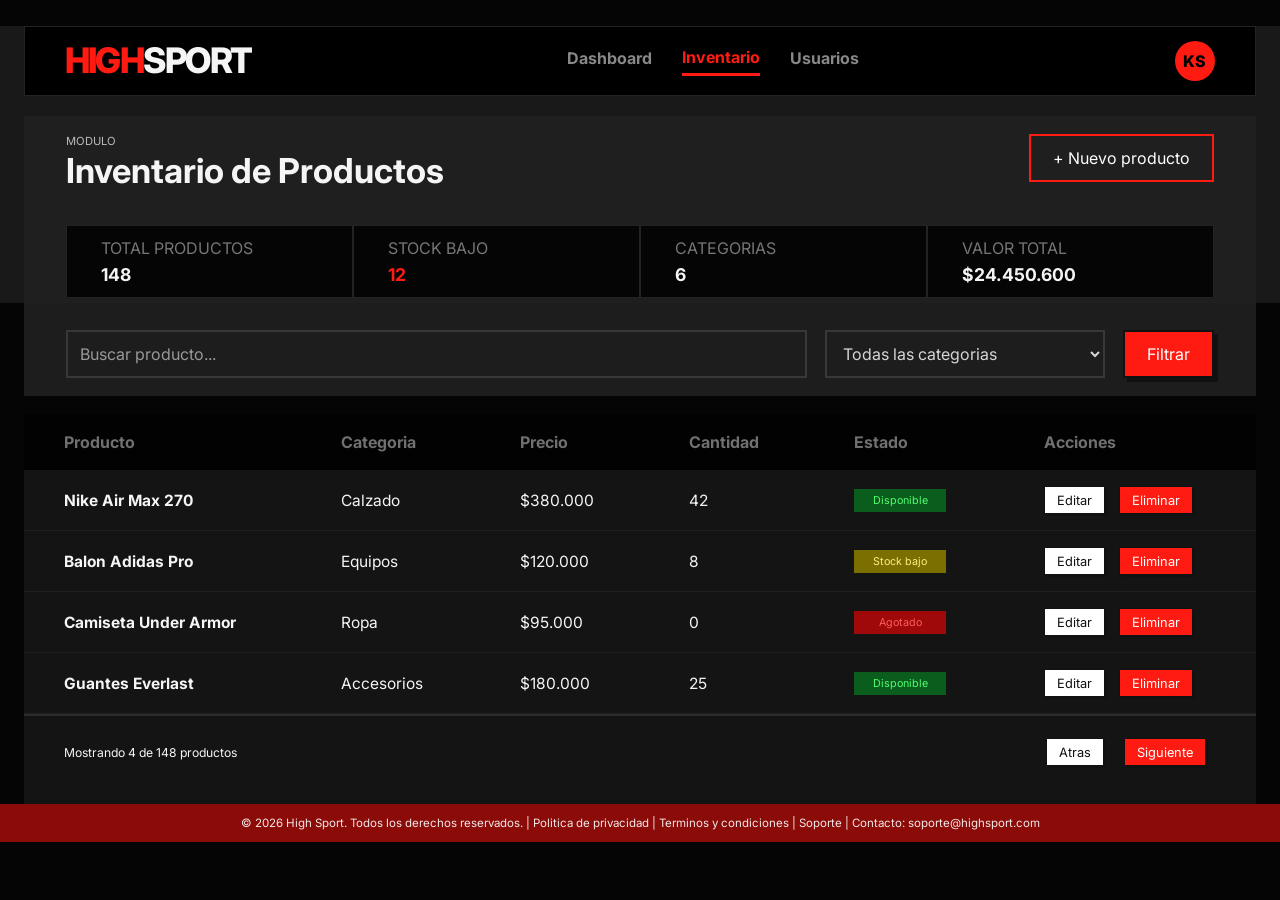
<file: dashboard.html>
<!doctype html>
<html lang="es">
  <head>
    <meta charset="UTF-8" />
    <meta name="viewport" content="width=device-width, initial-scale=1.0" />
    <title>HighSport | Inventario</title>
    <link rel="preconnect" href="https://fonts.googleapis.com" />
    <link rel="preconnect" href="https://fonts.gstatic.com" crossorigin />
    <link
      href="https://fonts.googleapis.com/css2?family=Inter:wght@400;500;600;700;800&display=swap"
      rel="stylesheet"
    />
    <link rel="stylesheet" href="styles.css" />
  </head>
  <body class="panel-page">
    <header class="topbar">
      <a class="wordmark" href="panel.html"><span>HIGH</span>SPORT</a>
      <nav class="topnav">
        <a href="panel.html">Dashboard</a>
        <a class="active" href="dashboard.html">Inventario</a>
        <a href="registro-usuario.html">Usuarios</a>
      </nav>
      <div class="avatar">KS</div>
    </header>

    <main class="dashboard-shell">
      <section class="section-intro">
        <div>
          <p class="eyebrow">MODULO</p>
          <h1>Inventario de Productos</h1>
        </div>
        <a class="btn btn-outline-red" href="nuevo-producto.html"
          >+ Nuevo producto</a
        >
      </section>

      <section class="stats-grid">
        <article class="stat-card">
          <span>TOTAL PRODUCTOS</span>
          <strong>148</strong>
        </article>
        <article class="stat-card">
          <span>STOCK BAJO</span>
          <strong class="text-red">12</strong>
        </article>
        <article class="stat-card">
          <span>CATEGORIAS</span>
          <strong>6</strong>
        </article>
        <article class="stat-card">
          <span>VALOR TOTAL</span>
          <strong>$24.450.600</strong>
        </article>
      </section>

      <section class="filters">
        <input type="text" placeholder="Buscar producto..." />
        <select>
          <option>Todas las categorias</option>
          <option>Calzado</option>
          <option>Equipos</option>
          <option>Ropa</option>
          <option>Accesorios</option>
        </select>
        <button class="btn btn-primary" type="button">Filtrar</button>
      </section>

      <section class="table-card">
        <table>
          <thead>
            <tr>
              <th>Producto</th>
              <th>Categoria</th>
              <th>Precio</th>
              <th>Cantidad</th>
              <th>Estado</th>
              <th>Acciones</th>
            </tr>
          </thead>
          <tbody>
            <tr>
              <td data-label="Producto">Nike Air Max 270</td>
              <td data-label="Categoria">Calzado</td>
              <td data-label="Precio">$380.000</td>
              <td data-label="Cantidad">42</td>
              <td data-label="Estado">
                <span class="pill pill-green">Disponible</span>
              </td>
              <td class="actions" data-label="Acciones">
                <a class="mini-btn mini-btn-light" href="editar-producto.html"
                  >Editar</a
                >
                <button class="mini-btn mini-btn-danger" type="button">
                  Eliminar
                </button>
              </td>
            </tr>
            <tr>
              <td data-label="Producto">Balon Adidas Pro</td>
              <td data-label="Categoria">Equipos</td>
              <td data-label="Precio">$120.000</td>
              <td data-label="Cantidad">8</td>
              <td data-label="Estado">
                <span class="pill pill-yellow">Stock bajo</span>
              </td>
              <td class="actions" data-label="Acciones">
                <a class="mini-btn mini-btn-light" href="editar-producto.html"
                  >Editar</a
                >
                <button class="mini-btn mini-btn-danger" type="button">
                  Eliminar
                </button>
              </td>
            </tr>
            <tr>
              <td data-label="Producto">Camiseta Under Armor</td>
              <td data-label="Categoria">Ropa</td>
              <td data-label="Precio">$95.000</td>
              <td data-label="Cantidad">0</td>
              <td data-label="Estado">
                <span class="pill pill-red">Agotado</span>
              </td>
              <td class="actions" data-label="Acciones">
                <a class="mini-btn mini-btn-light" href="editar-producto.html"
                  >Editar</a
                >
                <button class="mini-btn mini-btn-danger" type="button">
                  Eliminar
                </button>
              </td>
            </tr>
            <tr>
              <td data-label="Producto">Guantes Everlast</td>
              <td data-label="Categoria">Accesorios</td>
              <td data-label="Precio">$180.000</td>
              <td data-label="Cantidad">25</td>
              <td data-label="Estado">
                <span class="pill pill-green">Disponible</span>
              </td>
              <td class="actions" data-label="Acciones">
                <a class="mini-btn mini-btn-light" href="editar-producto.html"
                  >Editar</a
                >
                <button class="mini-btn mini-btn-danger" type="button">
                  Eliminar
                </button>
              </td>
            </tr>
          </tbody>
        </table>

        <div class="table-footer">
          <p>Mostrando 4 de 148 productos</p>
          <div class="pagination">
            <button class="mini-btn mini-btn-light" type="button">Atras</button>
            <button class="mini-btn mini-btn-danger" type="button">
              Siguiente
            </button>
          </div>
        </div>
      </section>
    </main>

    <footer class="site-footer site-footer--solid">
      © 2026 High Sport. Todos los derechos reservados. |
      <a href="#">Politica de privacidad</a> |
      <a href="#">Terminos y condiciones</a> | <a href="#">Soporte</a> |
      Contacto: soporte@highsport.com
    </footer>
  </body>
</html>
</file>
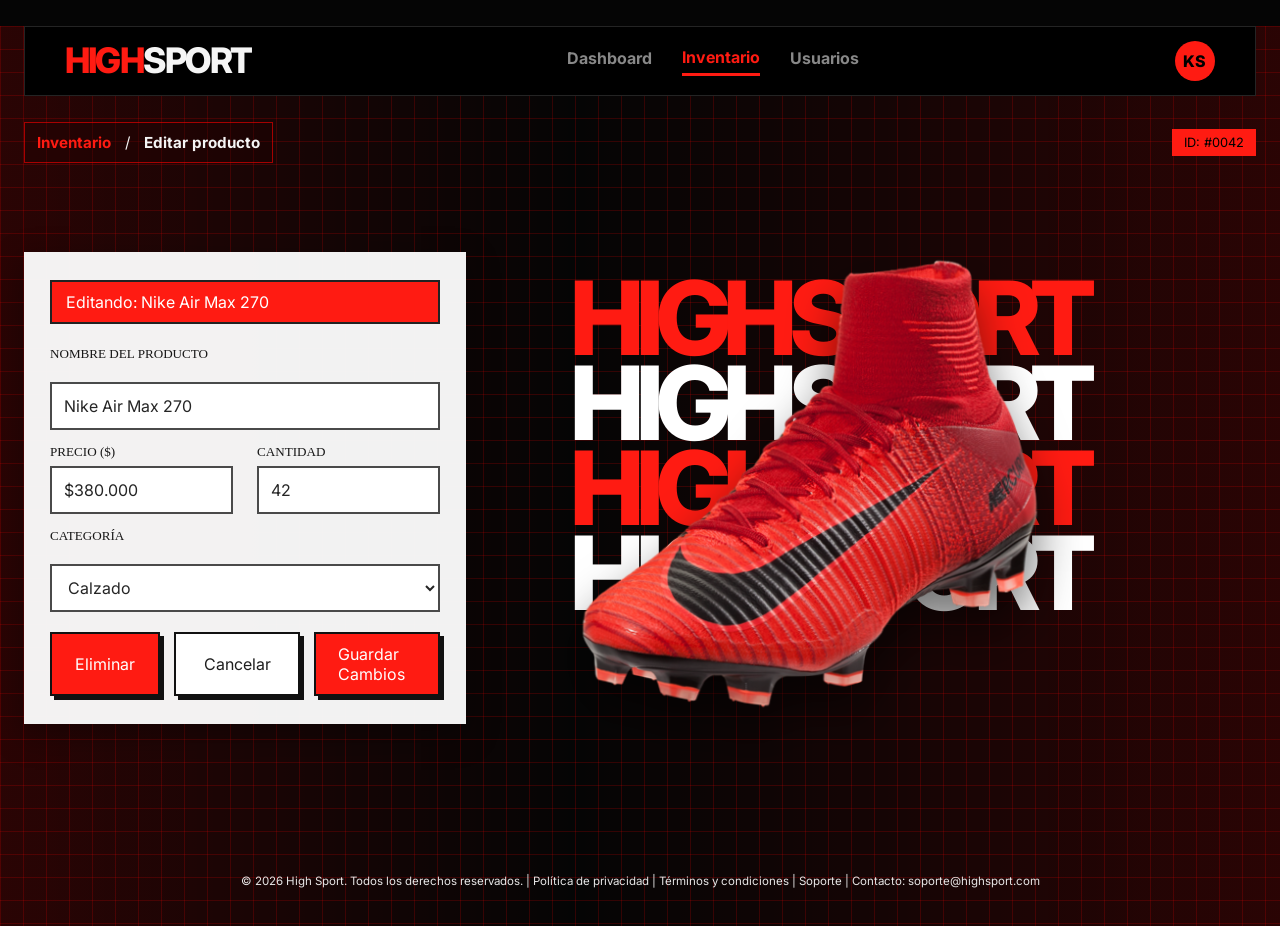
<file: editar-producto.html>
<!doctype html>
<html lang="es">
  <head>
    <meta charset="UTF-8" />
    <meta name="viewport" content="width=device-width, initial-scale=1.0" />
    <title>HighSport | Editar producto</title>
    <link rel="preconnect" href="https://fonts.googleapis.com" />
    <link rel="preconnect" href="https://fonts.gstatic.com" crossorigin />
    <link
      href="https://fonts.googleapis.com/css2?family=Inter:wght@400;500;600;700;800&display=swap"
      rel="stylesheet"
    />
    <link rel="stylesheet" href="styles.css" />
  </head>
  <body class="editor-page">
    <header class="topbar">
      <a class="wordmark" href="panel.html"><span>HIGH</span>SPORT</a>
      <nav class="topnav">
        <a href="panel.html">Dashboard</a>
        <a class="active" href="dashboard.html">Inventario</a>
        <a href="registro-usuario.html">Usuarios</a>
      </nav>
      <div class="avatar">KS</div>
    </header>

    <main class="editor-shell">
      <div class="editor-header-row">
        <div class="breadcrumb">
          <a href="dashboard.html">Inventario</a>
          <span>/</span>
          <strong>Editar producto</strong>
        </div>
        <div class="product-id">ID: #0042</div>
      </div>

      <section class="editor-layout">
        <article class="product-form-card">
          <div class="editing-banner">Editando: Nike Air Max 270</div>
          <form class="form-stack">
            <label for="producto-editar">NOMBRE DEL PRODUCTO</label>
            <input id="producto-editar" type="text" value="Nike Air Max 270" />

            <div class="split-fields">
              <div>
                <label for="precio-editar">PRECIO ($)</label>
                <input id="precio-editar" type="text" value="$380.000" />
              </div>
              <div>
                <label for="cantidad-editar">CANTIDAD</label>
                <input id="cantidad-editar" type="number" value="42" />
              </div>
            </div>

            <label for="categoria-editar">CATEGORÍA</label>
            <select id="categoria-editar">
              <option selected>Calzado</option>
              <option>Equipos</option>
              <option>Ropa</option>
              <option>Accesorios</option>
            </select>

            <div class="form-actions form-actions--three">
              <button class="btn btn-danger" type="button">Eliminar</button>
              <a class="btn btn-secondary" href="dashboard.html">Cancelar</a>
              <a class="btn btn-primary" href="dashboard.html"
                >Guardar Cambios</a
              >
            </div>
          </form>
        </article>

        <aside class="product-showcase product-showcase--stacked">
          <div class="showcase-repeat">
            <span>HIGHSPORT</span>
            <span>HIGHSPORT</span>
            <span>HIGHSPORT</span>
            <span>HIGHSPORT</span>
          </div>
          <img
            class="shoe shoe--boot"
            src="img/guayo-rojo.png"
            alt="Guayo deportivo rojo"
          />
        </aside>
      </section>
    </main>

    <footer class="site-footer site-footer--transparent">
      © 2026 High Sport. Todos los derechos reservados. |
      <a href="#">Política de privacidad</a> |
      <a href="#">Términos y condiciones</a> | <a href="#">Soporte</a> |
      Contacto: soporte@highsport.com
    </footer>
  </body>
</html>
</file>
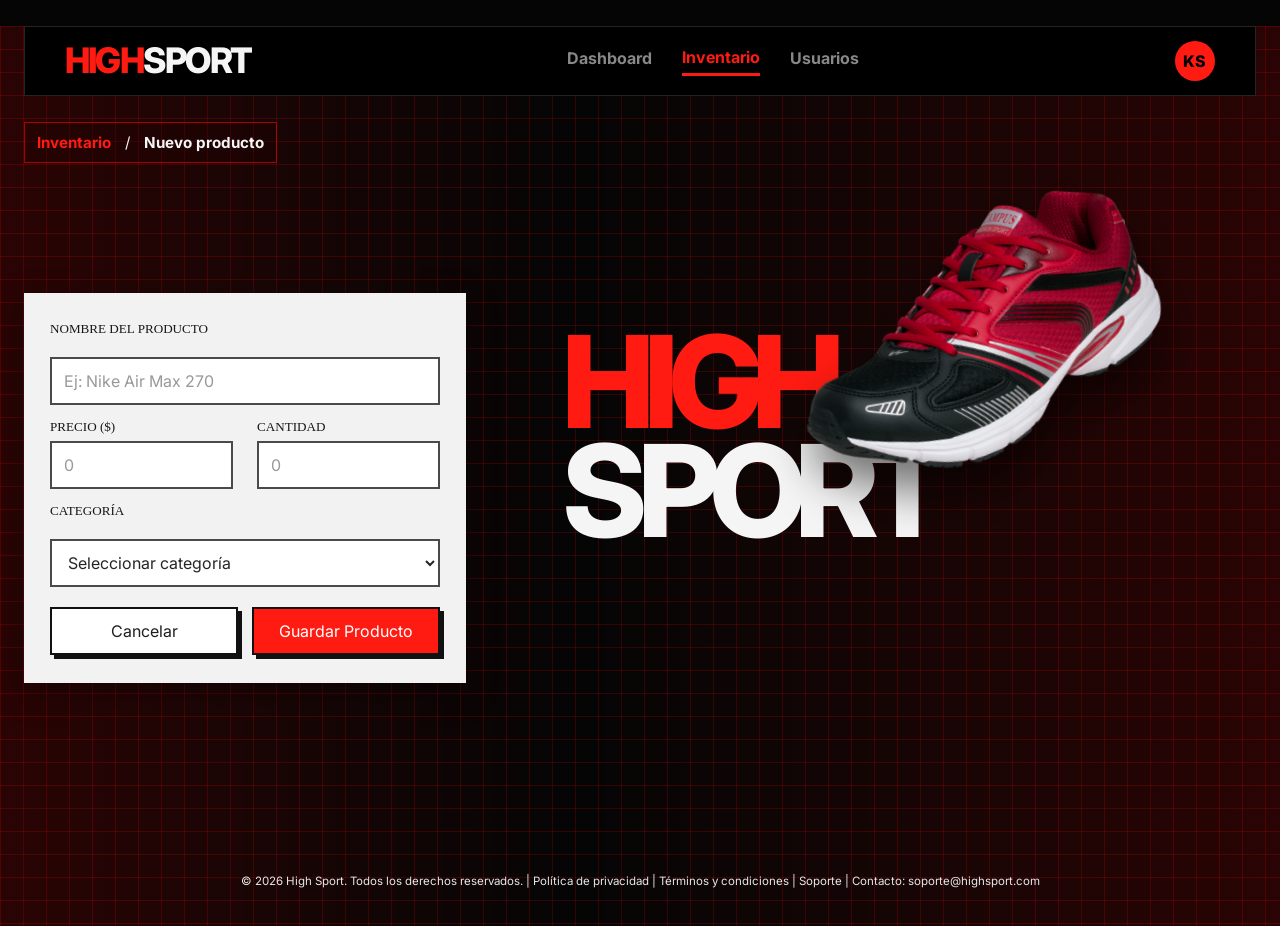
<file: nuevo-producto.html>
<!doctype html>
<html lang="es">
  <head>
    <meta charset="UTF-8" />
    <meta name="viewport" content="width=device-width, initial-scale=1.0" />
    <title>HighSport | Nuevo producto</title>
    <link rel="preconnect" href="https://fonts.googleapis.com" />
    <link rel="preconnect" href="https://fonts.gstatic.com" crossorigin />
    <link
      href="https://fonts.googleapis.com/css2?family=Inter:wght@400;500;600;700;800&display=swap"
      rel="stylesheet"
    />
    <link rel="stylesheet" href="styles.css" />
  </head>
  <body class="editor-page">
    <header class="topbar">
      <a class="wordmark" href="panel.html"><span>HIGH</span>SPORT</a>
      <nav class="topnav">
        <a href="panel.html">Dashboard</a>
        <a class="active" href="dashboard.html">Inventario</a>
        <a href="registro-usuario.html">Usuarios</a>
      </nav>
      <div class="avatar">KS</div>
    </header>

    <main class="editor-shell">
      <div class="breadcrumb">
        <a href="dashboard.html">Inventario</a>
        <span>/</span>
        <strong>Nuevo producto</strong>
      </div>

      <section class="editor-layout">
        <article class="product-form-card">
          <form class="form-stack">
            <label for="producto">NOMBRE DEL PRODUCTO</label>
            <input
              id="producto"
              type="text"
              placeholder="Ej: Nike Air Max 270"
            />

            <div class="split-fields">
              <div>
                <label for="precio">PRECIO ($)</label>
                <input id="precio" type="text" placeholder="0" />
              </div>
              <div>
                <label for="cantidad">CANTIDAD</label>
                <input id="cantidad" type="number" placeholder="0" />
              </div>
            </div>

            <label for="categoria">CATEGORÍA</label>
            <select id="categoria">
              <option>Seleccionar categoría</option>
              <option>Calzado</option>
              <option>Equipos</option>
              <option>Ropa</option>
              <option>Accesorios</option>
            </select>

            <div class="form-actions">
              <a class="btn btn-secondary" href="dashboard.html">Cancelar</a>
              <a class="btn btn-primary" href="dashboard.html"
                >Guardar Producto</a
              >
            </div>
          </form>
        </article>

        <aside class="product-showcase">
          <div class="showcase-words">
            <span class="red">HIGH</span>
            <span class="white">SPORT</span>
          </div>
          <img
            class="shoe shoe--runner"
            src="img/botaroja.png"
            alt="Bota roja de fútbol"
          />
        </aside>
      </section>
    </main>

    <footer class="site-footer site-footer--transparent">
      © 2026 High Sport. Todos los derechos reservados. |
      <a href="#">Política de privacidad</a> |
      <a href="#">Términos y condiciones</a> | <a href="#">Soporte</a> |
      Contacto: soporte@highsport.com
    </footer>
  </body>
</html>
</file>
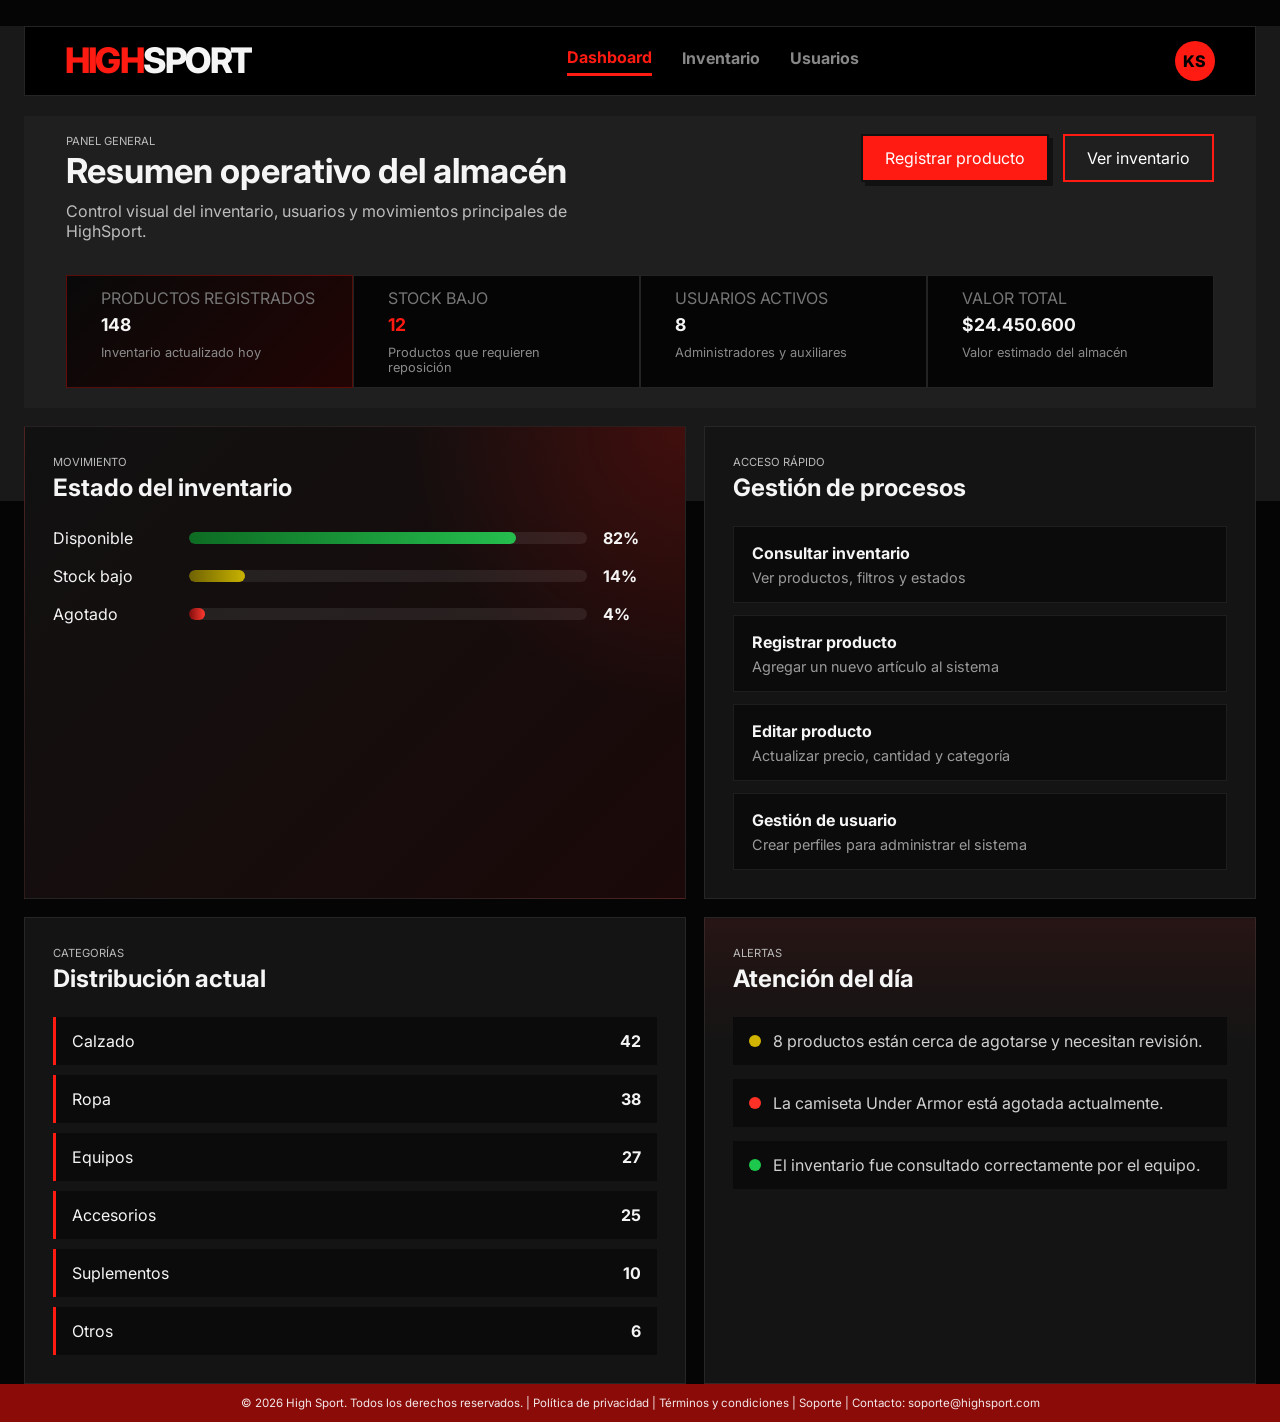
<file: panel.html>
<!doctype html>
<html lang="es">
  <head>
    <meta charset="UTF-8" />
    <meta name="viewport" content="width=device-width, initial-scale=1.0" />
    <title>HighSport | Panel</title>
    <link rel="preconnect" href="https://fonts.googleapis.com" />
    <link rel="preconnect" href="https://fonts.gstatic.com" crossorigin />
    <link
      href="https://fonts.googleapis.com/css2?family=Inter:wght@400;500;600;700;800&display=swap"
      rel="stylesheet"
    />
    <link rel="stylesheet" href="styles.css" />
  </head>
  <body class="panel-page">
    <header class="topbar">
      <a class="wordmark" href="panel.html"><span>HIGH</span>SPORT</a>
      <nav class="topnav">
        <a class="active" href="panel.html">Dashboard</a>
        <a href="dashboard.html">Inventario</a>
        <a href="registro-usuario.html">Usuarios</a>
      </nav>
      <div class="avatar">KS</div>
    </header>

    <main class="dashboard-shell">
      <section class="section-intro section-intro--panel">
        <div>
          <p class="eyebrow">PANEL GENERAL</p>
          <h1>Resumen operativo del almacén</h1>
          <p class="panel-lead">
            Control visual del inventario, usuarios y movimientos principales de
            HighSport.
          </p>
        </div>
        <div class="panel-cta-group">
          <a class="btn btn-primary" href="nuevo-producto.html"
            >Registrar producto</a
          >
          <a class="btn btn-outline-red" href="dashboard.html"
            >Ver inventario</a
          >
        </div>
      </section>

      <section class="stats-grid stats-grid--panel">
        <article class="stat-card stat-card--accent">
          <span>PRODUCTOS REGISTRADOS</span>
          <strong>148</strong>
          <small>Inventario actualizado hoy</small>
        </article>
        <article class="stat-card">
          <span>STOCK BAJO</span>
          <strong class="text-red">12</strong>
          <small>Productos que requieren reposición</small>
        </article>
        <article class="stat-card">
          <span>USUARIOS ACTIVOS</span>
          <strong>8</strong>
          <small>Administradores y auxiliares</small>
        </article>
        <article class="stat-card">
          <span>VALOR TOTAL</span>
          <strong>$24.450.600</strong>
          <small>Valor estimado del almacén</small>
        </article>
      </section>

      <section class="panel-grid">
        <article class="panel-card panel-card--hero">
          <div class="panel-card__header">
            <p class="eyebrow">MOVIMIENTO</p>
            <h2>Estado del inventario</h2>
          </div>
          <div class="stock-bars">
            <div class="stock-row">
              <span>Disponible</span>
              <div class="stock-track">
                <div
                  class="stock-fill stock-fill--green"
                  style="width: 82%"
                ></div>
              </div>
              <strong>82%</strong>
            </div>
            <div class="stock-row">
              <span>Stock bajo</span>
              <div class="stock-track">
                <div
                  class="stock-fill stock-fill--yellow"
                  style="width: 14%"
                ></div>
              </div>
              <strong>14%</strong>
            </div>
            <div class="stock-row">
              <span>Agotado</span>
              <div class="stock-track">
                <div class="stock-fill stock-fill--red" style="width: 4%"></div>
              </div>
              <strong>4%</strong>
            </div>
          </div>
        </article>

        <article class="panel-card">
          <div class="panel-card__header">
            <p class="eyebrow">ACCESO RÁPIDO</p>
            <h2>Gestión de procesos</h2>
          </div>
          <div class="quick-links">
            <a class="quick-link" href="dashboard.html">
              <span class="quick-link__title">Consultar inventario</span>
              <span class="quick-link__meta"
                >Ver productos, filtros y estados</span
              >
            </a>
            <a class="quick-link" href="nuevo-producto.html">
              <span class="quick-link__title">Registrar producto</span>
              <span class="quick-link__meta"
                >Agregar un nuevo artículo al sistema</span
              >
            </a>
            <a class="quick-link" href="editar-producto.html">
              <span class="quick-link__title">Editar producto</span>
              <span class="quick-link__meta"
                >Actualizar precio, cantidad y categoría</span
              >
            </a>
            <a class="quick-link" href="registro-usuario.html">
              <span class="quick-link__title">Gestión de usuario</span>
              <span class="quick-link__meta"
                >Crear perfiles para administrar el sistema</span
              >
            </a>
          </div>
        </article>

        <article class="panel-card">
          <div class="panel-card__header">
            <p class="eyebrow">CATEGORÍAS</p>
            <h2>Distribución actual</h2>
          </div>
          <ul class="category-list">
            <li><span>Calzado</span><strong>42</strong></li>
            <li><span>Ropa</span><strong>38</strong></li>
            <li><span>Equipos</span><strong>27</strong></li>
            <li><span>Accesorios</span><strong>25</strong></li>
            <li><span>Suplementos</span><strong>10</strong></li>
            <li><span>Otros</span><strong>6</strong></li>
          </ul>
        </article>

        <article class="panel-card panel-card--notice">
          <div class="panel-card__header">
            <p class="eyebrow">ALERTAS</p>
            <h2>Atención del día</h2>
          </div>
          <div class="alert-list">
            <div class="alert-item">
              <span class="alert-dot alert-dot--yellow"></span>
              <p>8 productos están cerca de agotarse y necesitan revisión.</p>
            </div>
            <div class="alert-item">
              <span class="alert-dot alert-dot--red"></span>
              <p>La camiseta Under Armor está agotada actualmente.</p>
            </div>
            <div class="alert-item">
              <span class="alert-dot alert-dot--green"></span>
              <p>El inventario fue consultado correctamente por el equipo.</p>
            </div>
          </div>
        </article>
      </section>
    </main>

    <footer class="site-footer site-footer--solid">
      © 2026 High Sport. Todos los derechos reservados. |
      <a href="#">Política de privacidad</a> |
      <a href="#">Términos y condiciones</a> | <a href="#">Soporte</a> |
      Contacto: soporte@highsport.com
    </footer>
  </body>
</html>
</file>
<file: styles.css>
:root {
  --bg: #050505;
  --panel: #181818;
  --panel-2: #111111;
  --surface: #f4f4f4;
  --border: rgba(255, 255, 255, 0.14);
  --muted: #7f7f7f;
  --text: #f5f5f5;
  --text-dark: #171717;
  --red: #ff1b12;
  --red-deep: #a30d09;
  --green: #11822e;
  --yellow: #988405;
  --shadow: 0 10px 30px rgba(0, 0, 0, 0.35);
}

* {
  box-sizing: border-box;
}

html,
body {
  margin: 0;
  min-height: 100%;
  font-family: "Inter", sans-serif;
  background: var(--bg);
  color: var(--text);
}

a {
  color: inherit;
  text-decoration: none;
}

button,
input,
select {
  font: inherit;
}

.auth-page,
.editor-page {
  min-height: 100vh;
  position: relative;
  overflow-x: hidden;
}

.auth-page::before,
.auth-page::after {
  content: "";
  position: fixed;
  inset: 0;
  pointer-events: none;
}

.auth-page::before {
  background: url("img/fondo.png") center center / cover no-repeat;
  opacity: 1;
}

.auth-page::after {
  background: linear-gradient(
    90deg,
    rgba(0, 0, 0, 0.45) 0%,
    rgba(120, 0, 0, 0.18) 40%,
    rgba(120, 0, 0, 0.18) 100%
  );
  opacity: 1;
}

.auth-shell {
  width: min(1280px, calc(100% - 48px));
  margin: 0 auto;
  min-height: calc(100vh - 60px);
  display: grid;
  place-items: center;
  position: relative;
  z-index: 1;
  padding: 32px 0 96px;
}

.auth-shell--register {
  padding-top: 48px;
}

.brand-lockup {
  display: grid;
  gap: 22px;
  justify-items: center;
  margin-bottom: 28px;
}

.brand-lockup--login {
  margin-top: -20px;
}

.brand-logo {
  min-width: 380px;
  padding: 20px 42px;
  text-align: center;
  background: #040404;
  color: #fff;
  font-size: 3.8rem;
  font-weight: 800;
  line-height: 1;
  letter-spacing: -0.05em;
  position: relative;
}

.brand-logo span,
.wordmark span {
  color: var(--red);
}

.brand-logo--shadow::after {
  content: "";
  position: absolute;
  left: 10px;
  right: -14px;
  bottom: -12px;
  height: 100%;
  background: var(--red);
  z-index: -1;
}

.brand-subtitle {
  margin: 0;
  font-size: 1.15rem;
}

.auth-card {
  width: min(100%, 348px);
  background: rgba(248, 248, 248, 0.98);
  color: var(--text-dark);
  padding: 34px 18px 18px;
  box-shadow: var(--shadow);
}

.auth-card--wide {
  width: min(100%, 448px);
  padding: 36px 30px 26px;
  position: relative;
}

.brand-chip {
  position: absolute;
  top: -50px;
  left: 0;
  background: var(--red);
  color: #fff;
  padding: 10px 20px;
  font-size: 1rem;
  font-weight: 800;
}

.auth-card h1 {
  margin: 0 0 24px;
  padding-bottom: 10px;
  border-bottom: 2px solid #1d1d1d;
  font-size: 1.05rem;
  font-weight: 500;
}

.form-stack,
.form-grid {
  display: grid;
  gap: 14px;
}

.form-grid {
  grid-template-columns: repeat(2, minmax(0, 1fr));
}

.span-2 {
  grid-column: 1 / -1;
}

label {
  display: block;
  margin-bottom: 6px;
  font-size: 0.82rem;
  font-family: Georgia, "Times New Roman", serif;
}

input,
select {
  width: 100%;
  border: 2px solid #4a4a4a;
  background: #fff;
  color: #252525;
  min-height: 48px;
  padding: 10px 12px;
  outline: none;
}

input::placeholder {
  color: #999;
}

.btn {
  display: inline-flex;
  align-items: center;
  justify-content: center;
  min-height: 48px;
  padding: 10px 22px;
  border: 2px solid #111;
  box-shadow: 4px 4px 0 #111;
  transition:
    transform 0.2s ease,
    box-shadow 0.2s ease;
  cursor: pointer;
}

.btn:hover {
  transform: translate(2px, 2px);
  box-shadow: 2px 2px 0 #111;
}

.btn-full {
  width: 100%;
}

.btn-primary {
  background: var(--red);
  color: #fff;
}

.btn-secondary {
  background: #fff;
  color: #1e1e1e;
}

.btn-danger {
  background: var(--red);
  color: #fff;
}

.btn-outline-red {
  border: 2px solid var(--red);
  box-shadow: none;
  color: #fff;
  background: transparent;
}

.auth-link {
  margin: 16px 0 0;
  text-align: center;
  font-size: 0.74rem;
}

.auth-link a {
  text-decoration: underline;
}

.site-footer {
  width: 100%;
  text-align: center;
  font-size: 0.72rem;
  padding: 12px 20px;
  color: rgba(255, 255, 255, 0.9);
}

.site-footer a {
  color: rgba(255, 255, 255, 0.9);
}

.site-footer--transparent {
  position: fixed;
  left: 0;
  bottom: 0;
  z-index: 1;
  background: transparent;
}

.site-footer--solid {
  background: #8a0b08;
}

.topbar {
  width: min(1280px, calc(100% - 48px));
  margin: 26px auto 0;
  min-height: 68px;
  padding: 14px 40px;
  display: flex;
  align-items: center;
  justify-content: space-between;
  background: #000;
  border: 1px solid rgba(255, 255, 255, 0.14);
}

.wordmark {
  font-size: 2.2rem;
  font-weight: 800;
  line-height: 1;
  letter-spacing: -0.05em;
}

.topnav {
  display: flex;
  gap: 30px;
  align-items: center;
  font-weight: 700;
}

.topnav a {
  color: #888;
  padding-bottom: 6px;
  white-space: nowrap;
}

.topnav a.active {
  color: var(--red);
  border-bottom: 3px solid var(--red);
}

.avatar {
  width: 40px;
  height: 40px;
  display: grid;
  place-items: center;
  border-radius: 50%;
  background: var(--red);
  color: #000;
  font-weight: 800;
}

.panel-page {
  background: linear-gradient(180deg, #191919 0 34%, #050505 34% 100%);
}

.dashboard-shell {
  width: min(1280px, calc(100% - 48px));
  margin: 0 auto;
  padding: 20px 0 0;
}

.section-intro {
  display: flex;
  align-items: flex-start;
  justify-content: space-between;
  gap: 24px;
  background: rgba(32, 32, 32, 0.92);
  padding: 18px 42px 24px;
}

.eyebrow {
  margin: 0 0 2px;
  font-size: 0.7rem;
  color: #bbb;
}

.section-intro h1 {
  margin: 0;
  font-size: 2.15rem;
}

.stats-grid {
  display: grid;
  grid-template-columns: repeat(4, 1fr);
  background: rgba(32, 32, 32, 0.92);
  padding: 10px 42px 20px;
}

.stat-card {
  background: #050505;
  border: 1px solid rgba(255, 255, 255, 0.12);
  padding: 12px 34px;
  min-height: 72px;
}

.stat-card span {
  display: block;
  color: #767676;
  margin-bottom: 6px;
}

.stat-card strong {
  font-size: 1.1rem;
}

.text-red {
  color: var(--red);
}

.panel-lead {
  margin: 10px 0 0;
  max-width: 560px;
  color: #bdbdbd;
  font-size: 1rem;
}

.panel-cta-group {
  display: flex;
  gap: 14px;
  flex-wrap: wrap;
}

.stats-grid--panel .stat-card {
  min-height: 110px;
}

.stat-card small {
  display: block;
  margin-top: 10px;
  color: #8a8a8a;
  font-size: 0.8rem;
}

.stat-card--accent {
  background: linear-gradient(135deg, #090909, #220404);
  border-color: rgba(255, 27, 18, 0.3);
}

.panel-grid {
  display: grid;
  grid-template-columns: 1.2fr 1fr;
  gap: 18px;
  margin-top: 18px;
}

.panel-card {
  background: #141414;
  border: 1px solid rgba(255, 255, 255, 0.08);
  padding: 28px;
  min-height: 220px;
}

.panel-card--hero {
  background:
    radial-gradient(
      circle at top right,
      rgba(255, 27, 18, 0.18),
      transparent 34%
    ),
    linear-gradient(135deg, #111, #1b0909);
}

.panel-card--notice {
  background:
    linear-gradient(180deg, rgba(255, 27, 18, 0.08), transparent 28%),
    #141414;
}

.panel-card__header h2 {
  margin: 4px 0 0;
  font-size: 1.5rem;
}

.stock-bars {
  display: grid;
  gap: 18px;
  margin-top: 26px;
}

.stock-row {
  display: grid;
  grid-template-columns: 120px 1fr 54px;
  align-items: center;
  gap: 16px;
}

.stock-track {
  height: 12px;
  background: rgba(255, 255, 255, 0.08);
  border-radius: 999px;
  overflow: hidden;
}

.stock-fill {
  height: 100%;
  border-radius: 999px;
}

.stock-fill--green {
  background: linear-gradient(90deg, #0d6c23, #25be4e);
}

.stock-fill--yellow {
  background: linear-gradient(90deg, #6f6202, #c9b300);
}

.stock-fill--red {
  background: linear-gradient(90deg, #7f0c0c, #ff3a30);
}

.quick-links {
  display: grid;
  gap: 12px;
  margin-top: 24px;
}

.quick-link {
  display: block;
  padding: 16px 18px;
  background: #0b0b0b;
  border: 1px solid rgba(255, 255, 255, 0.08);
  transition:
    border-color 0.2s ease,
    transform 0.2s ease;
}

.quick-link:hover {
  border-color: rgba(255, 27, 18, 0.55);
  transform: translateY(-2px);
}

.quick-link__title {
  display: block;
  font-weight: 700;
}

.quick-link__meta {
  display: block;
  margin-top: 6px;
  color: #9a9a9a;
  font-size: 0.9rem;
}

.category-list {
  list-style: none;
  margin: 24px 0 0;
  padding: 0;
  display: grid;
  gap: 10px;
}

.category-list li {
  display: flex;
  align-items: center;
  justify-content: space-between;
  padding: 14px 16px;
  background: #0b0b0b;
  border-left: 3px solid var(--red);
}

.alert-list {
  display: grid;
  gap: 14px;
  margin-top: 24px;
}

.alert-item {
  display: flex;
  gap: 12px;
  align-items: flex-start;
  padding: 14px 16px;
  background: #0b0b0b;
}

.alert-item p {
  margin: 0;
  color: #d0d0d0;
}

.alert-dot {
  width: 12px;
  height: 12px;
  border-radius: 50%;
  margin-top: 4px;
  flex: 0 0 auto;
}

.alert-dot--green {
  background: #1cc94c;
}

.alert-dot--yellow {
  background: #d0b400;
}

.alert-dot--red {
  background: #ff3127;
}

.filters {
  display: grid;
  grid-template-columns: 1fr 280px auto;
  gap: 18px;
  background: rgba(32, 32, 32, 0.92);
  padding: 12px 42px 18px;
}

.filters input,
.filters select {
  background: rgba(30, 30, 30, 0.85);
  color: #d6d6d6;
  border-color: rgba(255, 255, 255, 0.12);
}

.table-card {
  background: #141414;
  margin-top: 18px;
}

table {
  width: 100%;
  border-collapse: collapse;
}

thead th {
  text-align: left;
  padding: 18px 40px;
  color: #707070;
  font-size: 1rem;
  background: #020202;
}

tbody td {
  padding: 16px 40px;
  border-bottom: 1px solid rgba(255, 255, 255, 0.05);
  font-size: 0.97rem;
}

tbody td:first-child {
  font-weight: 700;
}

.pill {
  display: inline-block;
  min-width: 92px;
  text-align: center;
  padding: 5px 12px;
  font-size: 0.67rem;
}

.pill-green {
  background: #0a5d1c;
  color: #51ff72;
}

.pill-yellow {
  background: #7a6f00;
  color: #ffef7b;
}

.pill-red {
  background: #9f0909;
  color: #ff5d5d;
}

.actions {
  white-space: nowrap;
}

.actions .mini-btn:last-child {
  margin-right: 0;
}

.mini-btn {
  display: inline-flex;
  align-items: center;
  justify-content: center;
  min-height: 28px;
  padding: 0 12px;
  border: 1px solid #111;
  box-shadow: 2px 2px 0 #111;
  margin-right: 10px;
  font-size: 0.8rem;
}

.mini-btn-light {
  background: #fff;
  color: #111;
}

.mini-btn-danger {
  background: var(--red);
  color: #fff;
}

.table-footer {
  display: flex;
  align-items: center;
  justify-content: space-between;
  padding: 22px 40px 38px;
  border-top: 2px solid rgba(255, 255, 255, 0.1);
}

.table-footer p {
  margin: 0;
  font-size: 0.76rem;
}

.pagination {
  display: flex;
  gap: 10px;
}

.editor-page {
  background:
    linear-gradient(
      90deg,
      rgba(255, 0, 0, 0.15),
      transparent 45%,
      rgba(255, 0, 0, 0.15) 100%
    ),
    linear-gradient(rgba(255, 0, 0, 0.18) 1px, transparent 1px),
    linear-gradient(90deg, rgba(255, 0, 0, 0.18) 1px, transparent 1px),
    #050505;
  background-size:
    auto,
    23px 23px,
    23px 23px,
    auto;
}

.editor-shell {
  width: min(1280px, calc(100% - 48px));
  margin: 0 auto;
  padding: 26px 0 90px;
}

.breadcrumb,
.editor-header-row {
  display: flex;
  align-items: center;
  gap: 14px;
}

.editor-header-row {
  justify-content: space-between;
}

.breadcrumb {
  width: fit-content;
  border: 1px solid rgba(255, 0, 0, 0.6);
  padding: 10px 12px;
  font-size: 0.95rem;
  background: rgba(34, 0, 0, 0.35);
}

.breadcrumb a {
  color: var(--red);
  font-weight: 700;
}

.product-id {
  padding: 6px 12px;
  background: var(--red);
  color: #000;
  font-size: 0.8rem;
}

.editor-layout {
  display: grid;
  grid-template-columns: 442px 1fr;
  gap: 56px;
  align-items: center;
  min-height: calc(100vh - 250px);
}

.product-form-card {
  background: rgba(247, 247, 247, 0.98);
  color: var(--text-dark);
  padding: 28px 26px;
  box-shadow: var(--shadow);
}

.editing-banner {
  margin-bottom: 22px;
  background: var(--red);
  color: #fff;
  padding: 10px 14px;
  border: 2px solid #222;
}

.split-fields {
  display: grid;
  grid-template-columns: repeat(2, minmax(0, 1fr));
  gap: 24px;
}

.form-actions {
  display: flex;
  gap: 14px;
  margin-top: 6px;
}

.form-actions .btn {
  flex: 1;
}

.form-actions--three .btn:first-child {
  flex: 0.8;
}

.product-showcase {
  position: relative;
  min-height: 520px;
}

.showcase-words {
  position: absolute;
  left: 40px;
  top: 100px;
  display: grid;
  line-height: 0.85;
  font-size: clamp(5rem, 10vw, 9rem);
  font-weight: 800;
  letter-spacing: -0.08em;
}

.showcase-words .red {
  color: var(--red);
}

.showcase-words .white {
  color: #f5f5f5;
}

.shoe {
  position: absolute;
  display: block;
  height: auto;
  z-index: 2;
  filter: drop-shadow(0 26px 24px rgba(0, 0, 0, 0.55));
}

.shoe--runner {
  right: 20px;
  top: -100px;
  width: 490px;
  transform: rotate(-10deg);
}

.product-showcase--stacked .shoe--boot {
  right: 200px;
  top: 10px;
  width: 490px;
  transform: rotate(1deg);
}

.showcase-repeat {
  position: absolute;
  top: 48px;
  left: 48px;
  display: grid;
  line-height: 0.83;
  font-size: clamp(4.8rem, 8vw, 7.5rem);
  font-weight: 800;
  letter-spacing: -0.08em;
}

.showcase-repeat span {
  color: #fff;
}

.showcase-repeat span:nth-child(odd) {
  color: var(--red);
}

@media (max-width: 980px) {
  .topbar,
  .dashboard-shell,
  .editor-shell,
  .auth-shell {
    width: min(100%, calc(100% - 28px));
  }

  .topbar {
    padding: 16px 20px;
    flex-wrap: wrap;
    justify-content: center;
    gap: 14px;
  }

  .topnav {
    width: 100%;
    order: 3;
    justify-content: center;
    gap: 22px;
  }

  .avatar {
    order: 2;
  }

  .stats-grid,
  .filters,
  .panel-grid {
    grid-template-columns: 1fr;
  }

  .section-intro,
  .table-footer {
    flex-direction: column;
    align-items: flex-start;
  }

  thead {
    display: none;
  }

  table,
  tbody,
  tr,
  td {
    display: block;
    width: 100%;
  }

  tbody tr {
    background: #0c0c0c;
    border-bottom: 1px solid rgba(255, 255, 255, 0.08);
    padding: 14px 0;
    margin-bottom: 12px;
  }

  tbody td {
    padding: 8px 20px;
  }

  tbody td::before {
    content: attr(data-label);
    display: block;
    margin-bottom: 6px;
    color: #898989;
    font-size: 0.75rem;
    font-weight: 700;
    text-transform: uppercase;
    letter-spacing: 0.03em;
  }

  .editor-layout {
    grid-template-columns: 1fr;
    gap: 24px;
  }

  .product-showcase {
    min-height: 340px;
  }

  .showcase-words,
  .showcase-repeat {
    position: relative;
    top: auto;
    left: auto;
  }

  .shoe--runner,
  .product-showcase--stacked .shoe--boot {
    right: 0;
    left: auto;
    transform: scale(0.7);
    transform-origin: right top;
  }

  .site-footer--transparent {
    position: static;
    padding-bottom: 18px;
  }
}

@media (max-width: 640px) {
  .auth-shell,
  .dashboard-shell,
  .editor-shell {
    width: calc(100% - 20px);
  }

  .auth-shell {
    min-height: auto;
    padding: 18px 0 28px;
  }

  .brand-logo {
    min-width: 0;
    width: 100%;
    font-size: 2.15rem;
    padding: 16px 18px;
  }

  .auth-card,
  .auth-card--wide,
  .product-form-card {
    width: 100%;
    padding: 22px 16px;
  }

  .form-grid,
  .split-fields,
  .form-actions,
  .form-actions--three {
    grid-template-columns: 1fr;
    display: grid;
  }

  .form-actions .btn,
  .panel-cta-group .btn,
  .filters .btn {
    width: 100%;
  }

  .topnav {
    gap: 12px;
    flex-wrap: wrap;
    font-size: 0.92rem;
  }

  .wordmark {
    font-size: 1.55rem;
  }

  .topbar {
    width: calc(100% - 20px);
    margin-top: 12px;
    padding: 14px 12px;
  }

  .section-intro,
  .stats-grid,
  .filters {
    padding-left: 16px;
    padding-right: 16px;
  }

  .section-intro h1 {
    font-size: 1.55rem;
  }

  .stats-grid {
    gap: 12px;
  }

  .stat-card,
  .panel-card {
    padding: 18px 16px;
  }

  .panel-card__header h2 {
    font-size: 1.2rem;
  }

  .panel-lead {
    font-size: 0.92rem;
  }

  .panel-cta-group {
    width: 100%;
  }

  .stock-row {
    grid-template-columns: 1fr;
    gap: 8px;
  }

  .stock-row strong {
    justify-self: flex-start;
  }

  .quick-link,
  .category-list li,
  .alert-item {
    padding: 14px;
  }

  .filters {
    gap: 12px;
  }

  .table-card {
    margin-top: 14px;
  }

  tbody td {
    padding: 8px 14px;
  }

  .actions {
    display: flex;
    flex-wrap: wrap;
    gap: 10px;
  }

  .actions .mini-btn {
    margin-right: 0;
  }

  .table-footer {
    padding: 18px 16px 28px;
    gap: 12px;
  }

  .pagination {
    width: 100%;
  }

  .pagination .mini-btn {
    flex: 1;
    margin-right: 0;
  }

  .breadcrumb,
  .editor-header-row {
    width: 100%;
    flex-wrap: wrap;
  }

  .breadcrumb {
    font-size: 0.82rem;
    gap: 8px;
  }

  .product-id {
    margin-top: 4px;
  }

  .product-showcase {
    min-height: auto;
    display: none;
  }

  .brand-chip {
    position: static;
    display: inline-block;
    margin-bottom: 16px;
  }

  .auth-card--wide {
    padding-top: 18px;
  }

  .site-footer {
    font-size: 0.66rem;
    line-height: 1.5;
    padding: 14px 12px;
  }
}
</file>
